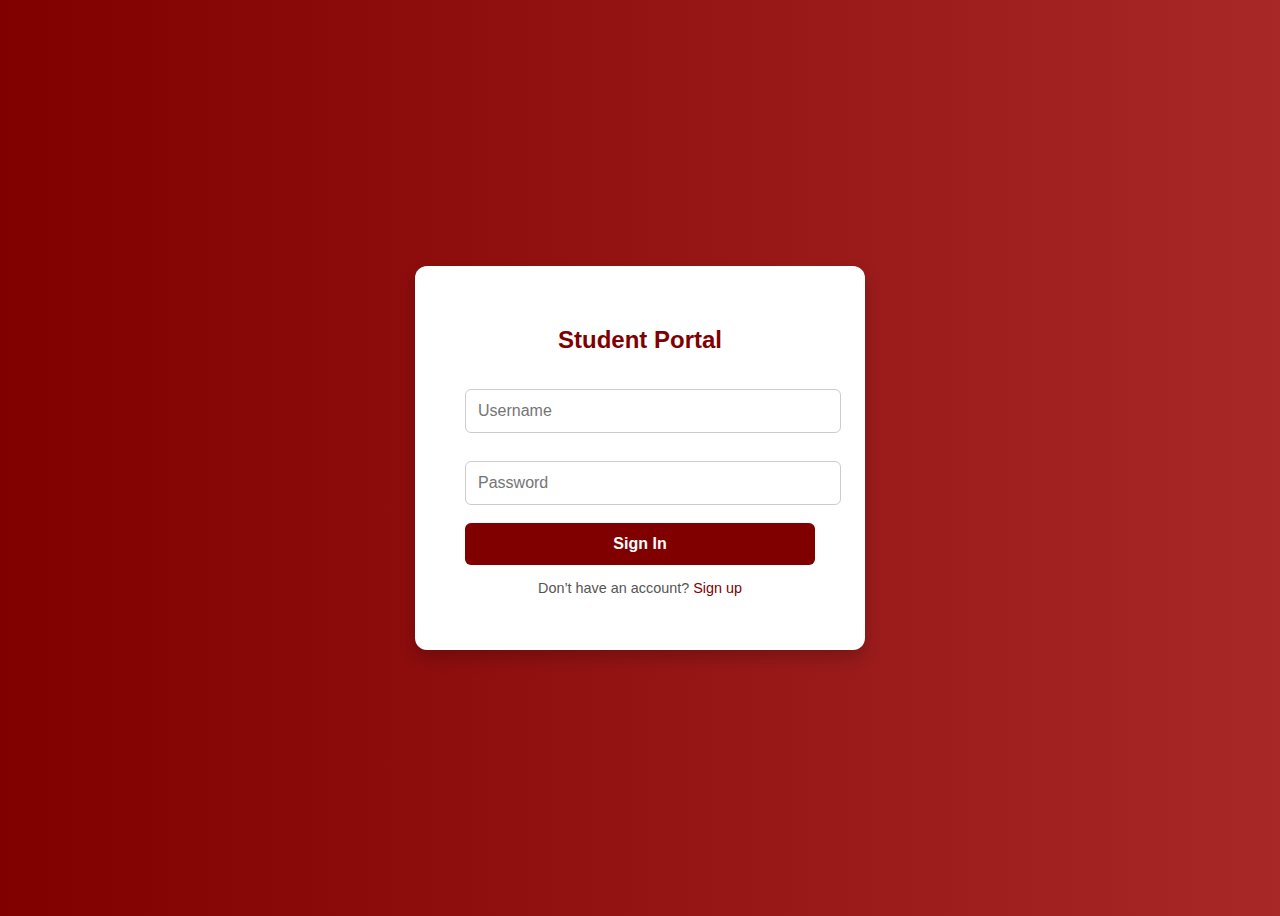
<file: index.html>
<!DOCTYPE html>
<html lang="en">
<head>
  <meta charset="UTF-8">
  <meta name="viewport" content="width=device-width, initial-scale=1.0">
  <title>Login | Student Portal</title>
  <link rel="stylesheet" href="style.css">
</head>
<body class="login-page">
  <div class="login-container">
    <h2>Student Portal</h2>
    <form onsubmit="event.preventDefault(); window.location.href='dashboard.html';">
        <input type="text" placeholder="Username" required>
        <input type="password" placeholder="Password" required>
        <button type="submit" class="login-button">Sign In</button>
      </form>
      
    <div class="login-footer">
      <p>Don’t have an account? <a href="#">Sign up</a></p>
    </div>
  </div>
</body>
</html>
</file>
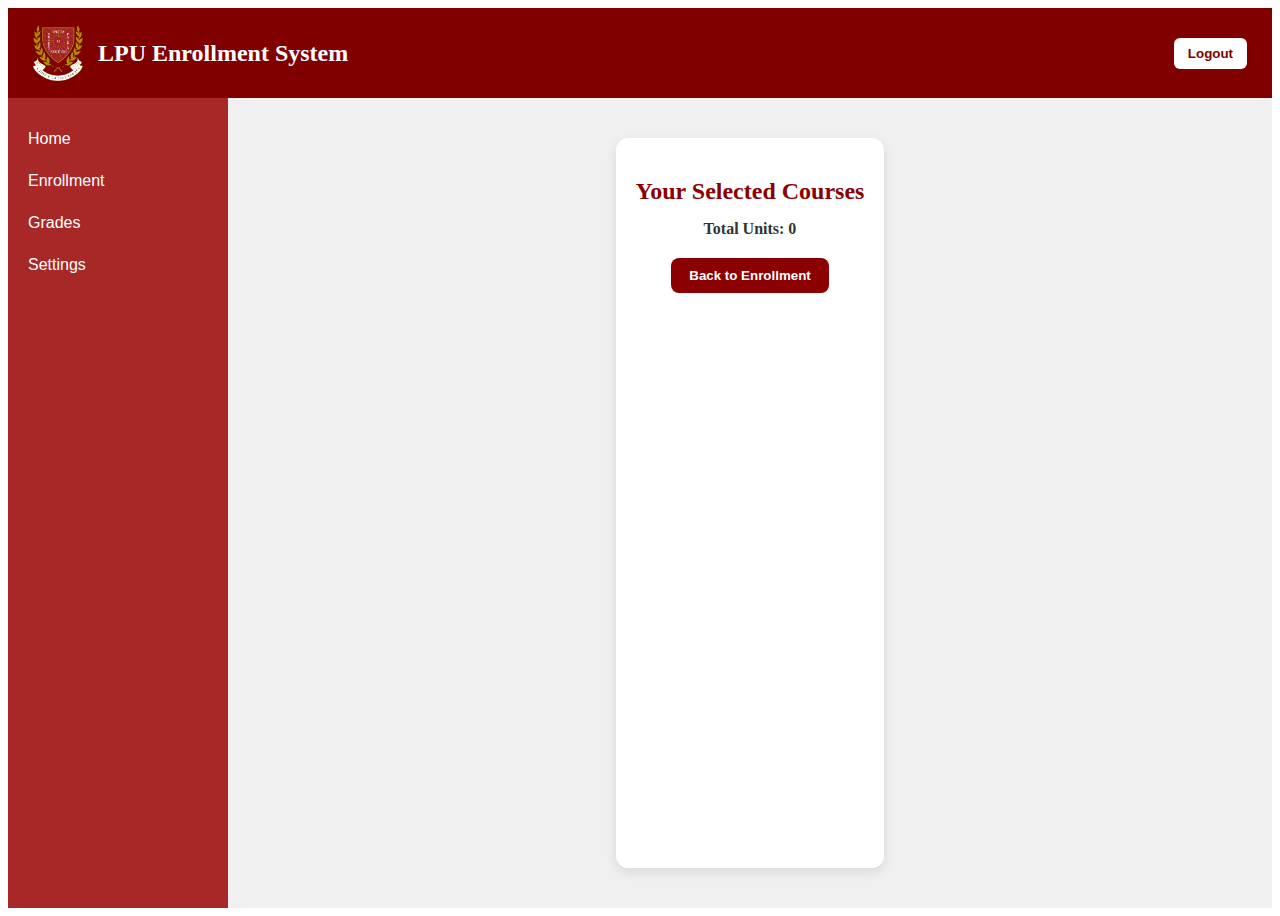
<file: checkout.html>
<!DOCTYPE html>
<html lang="en">
<head>
  <meta charset="UTF-8">
  <meta name="viewport" content="width=device-width, initial-scale=1.0">
  <title>LPU Enrollment - Checkout</title>
  <link rel="stylesheet" href="style.css">
  <style>
    .checkout-container {
      background: #fff;
      border-radius: 12px;
      padding: 20px;
      margin: 40px auto;
      max-width: 600px;
      box-shadow: 0 4px 12px rgba(0,0,0,0.1);
    }

    .checkout-container h2 {
      text-align: center;
      color: #8b0000;
      margin-bottom: 15px;
    }

    .checkout-list {
      list-style: none;
      padding: 0;
      margin: 10px 0;
    }

    .checkout-list li {
      background: #f9f9f9;
      margin: 8px 0;
      padding: 10px;
      border-radius: 8px;
      font-size: 0.95em;
    }

    .checkout-total {
      text-align: center;
      font-weight: bold;
      margin-top: 15px;
      color: #333;
    }

    .back-btn {
      display: block;
      margin: 20px auto 0;
      padding: 10px 18px;
      background: #8b0000;
      color: white;
      border: none;
      border-radius: 8px;
      font-weight: bold;
      cursor: pointer;
      transition: background 0.3s;
    }

    .back-btn:hover {
      background: #a80000;
    }
  </style>
</head>
<body>
  <div class="dashboard">
    <header class="top-bar">
      <div class="top-left">
        <img src="Seal_of_Lyceum_of_the_Philippines_University.svg.png" alt="LPU Logo" class="logo">
        <h1 class="dashboard-title">LPU Enrollment System</h1>
      </div>
      <button class="logout-button" onclick="window.location.href='index.html'">Logout</button>
    </header>

    <div class="content-area">
      <nav class="sidebar">
        <button class="nav-btn" onclick="window.location.href='dashboard.html'">Home</button>
        <button class="nav-btn" onclick="window.location.href='enrollment.html'">Enrollment</button>
        <button class="nav-btn" onclick="window.location.href='grades.html'">Grades</button>
        <button class="nav-btn" onclick="window.location.href='settings.html'">Settings</button>
      </nav>

      <div class="checkout-container">
        <h2>Your Selected Courses</h2>
        <ul id="checkoutList" class="checkout-list"></ul>
        <p id="checkoutTotal" class="checkout-total">Total Units: 0</p>
        <button class="back-btn" onclick="window.location.href='enrollment.html'">Back to Enrollment</button>
      </div>
    </div>
  </div>

  <script>
    window.addEventListener('DOMContentLoaded', () => {
      const checkoutList = document.getElementById('checkoutList');
      const checkoutTotal = document.getElementById('checkoutTotal');

      const cartData = JSON.parse(localStorage.getItem('enrollmentCart')) || [];
      let totalUnits = 0;

      cartData.forEach(item => {
        const li = document.createElement('li');
        li.textContent = item;

        const match = item.match(/\((\d+)\s*units?\)/);
        if (match) totalUnits += parseInt(match[1]);

        checkoutList.appendChild(li);
      });

      checkoutTotal.textContent = `Total Units: ${totalUnits}`;
    });
  </script>
</body>
</html>
</file>
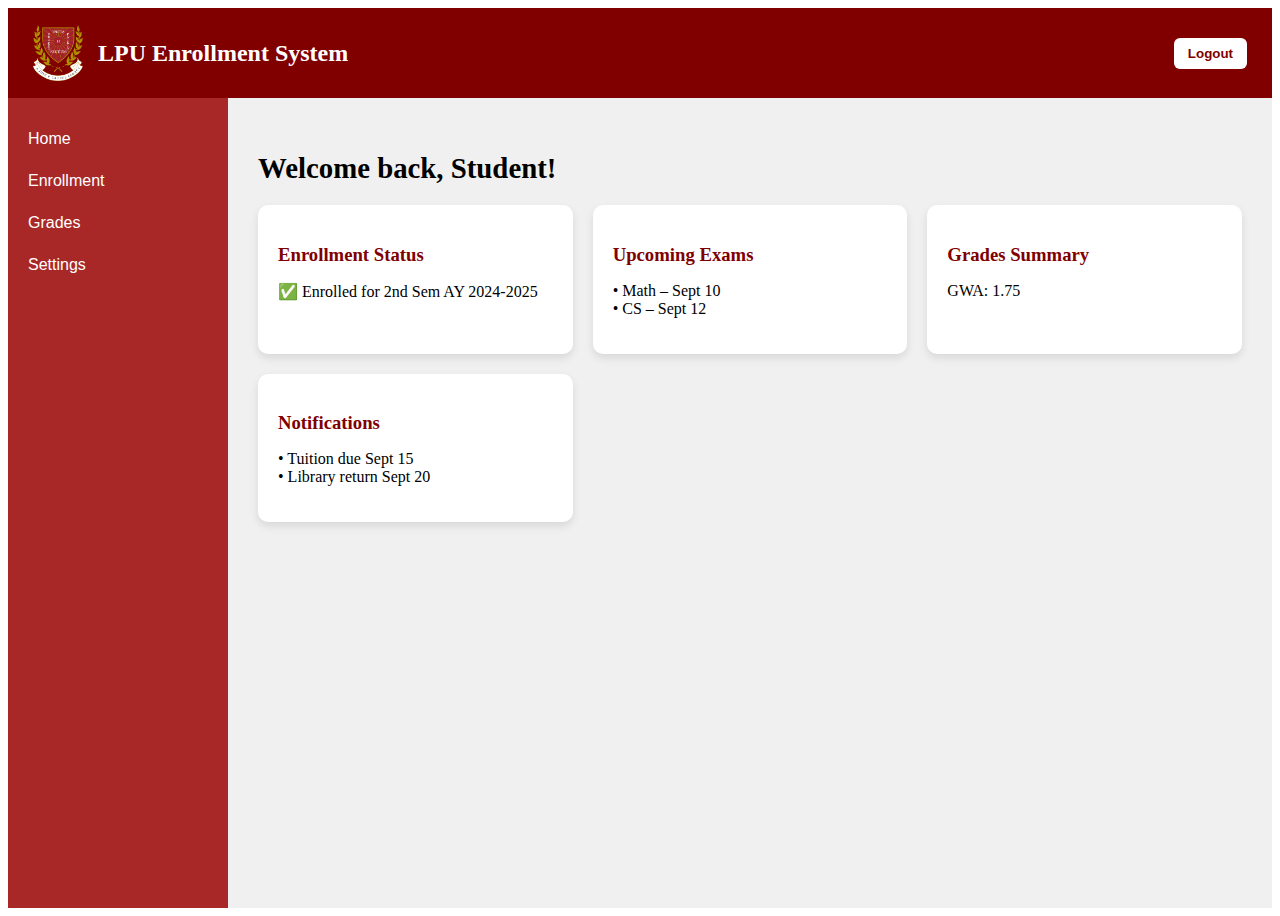
<file: dashboard.html>
<!DOCTYPE html>
<html lang="en">
<head>
  <meta charset="UTF-8">
  <meta name="viewport" content="width=device-width, initial-scale=1.0">
  <title>LPU Enrollment - Dashboard</title>
  <link rel="stylesheet" href="style.css">
</head>
<body>
  <div class="dashboard">
    <!-- Top Bar -->
    <header class="top-bar">
      <div class="top-left">
        <img src="Seal_of_Lyceum_of_the_Philippines_University.svg.png" alt="LPU Logo" class="logo">
        <h1 class="dashboard-title">LPU Enrollment System</h1>
      </div>
      <button class="logout-button" onclick="window.location.href='index.html'">Logout</button>
    </header>

    <!-- Content Area -->
    <div class="content-area">
      <!-- Sidebar -->
      <nav class="sidebar">
        <button class="nav-btn" onclick="window.location.href='dashboard.html'">Home</button>
        <button class="nav-btn" onclick="window.location.href='enrollment.html'">Enrollment</button>
        <button class="nav-btn" onclick="window.location.href='grades.html'">Grades</button>
        <button class="nav-btn" onclick="window.location.href='settings.html'">Settings</button>
      </nav>

      <!-- Main Content -->
      <main class="main-content">
        <h2 class="welcome-title">Welcome back, Student!</h2>

        <div class="card-grid">
          <div class="card">
            <h3>Enrollment Status</h3>
            <p>✅ Enrolled for 2nd Sem AY 2024-2025</p>
          </div>

          <div class="card">
            <h3>Upcoming Exams</h3>
            <p>• Math – Sept 10<br>• CS – Sept 12</p>
          </div>

          <div class="card">
            <h3>Grades Summary</h3>
            <p>GWA: 1.75</p>
          </div>

          <div class="card">
            <h3>Notifications</h3>
            <p>• Tuition due Sept 15<br>• Library return Sept 20</p>
          </div>
        </div>
      </main>
    </div>
  </div>
</body>
</html>
</file>
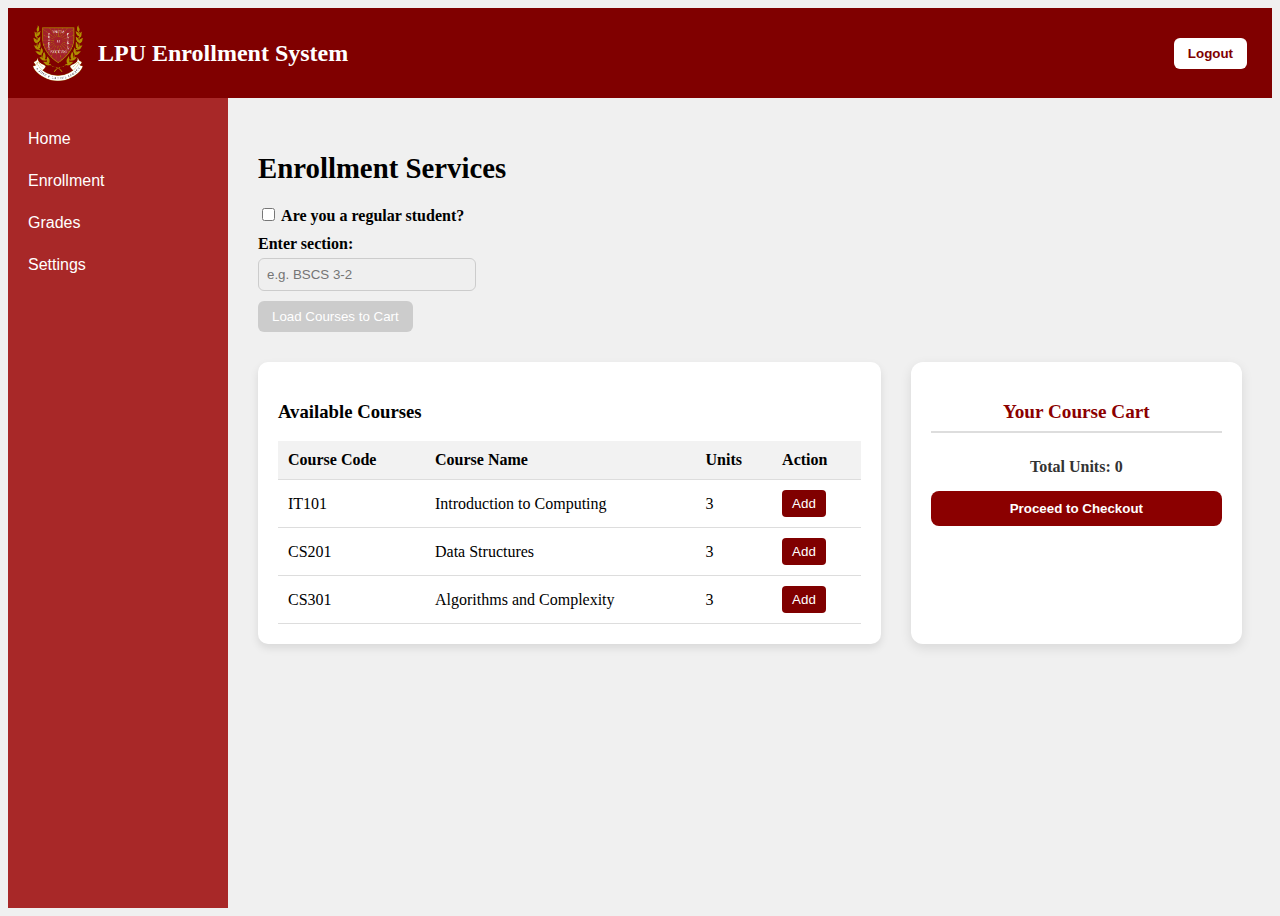
<file: enrollment.html>
<!DOCTYPE html>
<html lang="en">
<head>
  <meta charset="UTF-8">
  <meta name="viewport" content="width=device-width, initial-scale=1.0">
  <title>Enrollment | LPU Enrollment System</title>
  <link rel="stylesheet" href="style.css">
  <style>
    /* === CART STYLING ENHANCEMENTS === */
    .cart-section {
      background: #fff;
      border-radius: 12px;
      padding: 20px;
      box-shadow: 0 4px 12px rgba(0, 0, 0, 0.1);
      width: 100%;
      max-width: 400px;
    }

    .cart-section h3 {
      text-align: center;
      margin-bottom: 15px;
      color: #8b0000;
      font-size: 1.2em;
      border-bottom: 2px solid #ddd;
      padding-bottom: 8px;
    }

    .cart-list {
      list-style: none;
      padding: 0;
      margin: 0;
      max-height: 250px;
      overflow-y: auto;
    }

    .cart-list li {
      background: #f9f9f9;
      border-radius: 8px;
      margin: 8px 0;
      padding: 10px 12px;
      display: flex;
      justify-content: space-between;
      align-items: center;
      font-size: 0.95em;
      transition: background 0.2s;
    }

    .cart-list li:nth-child(even) {
      background: #f0f0f0;
    }

    .cart-list li:hover {
      background: #e8e8e8;
    }

    .remove-btn {
      background-color: #ff4d4d;
      border: none;
      color: white;
      padding: 5px 10px;
      border-radius: 6px;
      cursor: pointer;
      transition: background 0.2s;
    }

    .remove-btn:hover {
      background-color: #e60000;
    }

    .cart-summary {
      text-align: center;
      margin-top: 10px;
      font-weight: bold;
      color: #333;
    }

    .checkout-button {
      display: block;
      margin: 15px auto 0;
      background: #8b0000;
      color: white;
      border: none;
      padding: 10px 18px;
      border-radius: 8px;
      font-weight: bold;
      cursor: pointer;
      transition: background 0.3s ease;
    }

    .checkout-button:hover {
      background: #a80000;
    }
  </style>
</head>
<body class="dashboard">

  <!-- Top Bar -->
  <div class="top-bar">
    <div class="top-left">
      <img src="Seal_of_Lyceum_of_the_Philippines_University.svg.png" alt="LPU Logo" class="logo">
      <h1 class="dashboard-title">LPU Enrollment System</h1>
    </div>
    <button class="logout-button">Logout</button>
  </div>

  <div class="content-area">
    <!-- Sidebar -->
    <div class="sidebar">
      <button class="nav-btn" onclick="location.href='dashboard.html'">Home</button>
      <button class="nav-btn active">Enrollment</button>
      <button class="nav-btn" onclick="location.href='grades.html'">Grades</button>
      <button class="nav-btn" onclick="location.href='settings.html'">Settings</button>
    </div>

    <!-- Main Content -->
    <div class="main-content">
      <h2 class="welcome-title">Enrollment Services</h2>

      <div class="enrollment-section">
        <label>
          <input type="checkbox" id="regularStudent"> Are you a regular student?
        </label>

        <div class="input-group">
          <label for="sectionInput">Enter section:</label>
          <input type="text" id="sectionInput" disabled placeholder="e.g. BSCS 3-2">
        </div>

        <button id="loadCourses" class="btn" disabled>Load Courses to Cart</button>
      </div>

      <div class="enrollment-layout">
        <!-- LEFT: Available Courses -->
        <div class="courses">
          <h3>Available Courses</h3>
          <table class="courses-table">
            <thead>
              <tr>
                <th>Course Code</th>
                <th>Course Name</th>
                <th>Units</th>
                <th>Action</th>
              </tr>
            </thead>
            <tbody>
              <tr>
                <td>IT101</td>
                <td>Introduction to Computing</td>
                <td>3</td>
                <td><button class="add-btn">Add</button></td>
              </tr>
              <tr>
                <td>CS201</td>
                <td>Data Structures</td>
                <td>3</td>
                <td><button class="add-btn">Add</button></td>
              </tr>
              <tr>
                <td>CS301</td>
                <td>Algorithms and Complexity</td>
                <td>3</td>
                <td><button class="add-btn">Add</button></td>
              </tr>
            </tbody>
          </table>
        </div>

        <!-- RIGHT: Cart -->
        <div class="cart-section">
          <h3>Your Course Cart</h3>
          <ul id="cartList" class="cart-list"></ul>
          <p id="totalUnits" class="cart-summary">Total Units: 0</p>
          <button id="checkout" class="checkout-button">Proceed to Checkout</button>
        </div>
      </div>
    </div>
  </div>

  <script>
    // Enable section input if regular student
    const regularCheckbox = document.getElementById('regularStudent');
    const sectionInput = document.getElementById('sectionInput');
    const loadCoursesBtn = document.getElementById('loadCourses');

    regularCheckbox.addEventListener('change', () => {
      const isRegular = regularCheckbox.checked;
      sectionInput.disabled = !isRegular;
      loadCoursesBtn.disabled = !isRegular;
    });

    // ----- ADD TO CART FUNCTIONALITY -----
    const addButtons = document.querySelectorAll('.add-btn');
    const cartList = document.getElementById('cartList');
    const totalUnitsDisplay = document.getElementById('totalUnits');
    const checkoutBtn = document.getElementById('checkout');
    let totalUnits = 0;
    const cartItems = new Set();

    addButtons.forEach(button => {
      button.addEventListener('click', () => {
        const row = button.closest('tr');
        const courseCode = row.children[0].textContent;
        const courseName = row.children[1].textContent;
        const units = parseInt(row.children[2].textContent);

        if (cartItems.has(courseCode)) {
          alert(`${courseCode} is already in your cart.`);
          return;
        }

        const li = document.createElement('li');
        const textSpan = document.createElement('span');
        textSpan.textContent = `${courseCode} - ${courseName} (${units} units)`;

        const removeBtn = document.createElement('button');
        removeBtn.textContent = 'Remove';
        removeBtn.classList.add('remove-btn');
        removeBtn.onclick = () => {
          cartList.removeChild(li);
          cartItems.delete(courseCode);
          totalUnits -= units;
          totalUnitsDisplay.textContent = `Total Units: ${totalUnits}`;
        };

        li.appendChild(textSpan);
        li.appendChild(removeBtn);
        cartList.appendChild(li);

        cartItems.add(courseCode);
        totalUnits += units;
        totalUnitsDisplay.textContent = `Total Units: ${totalUnits}`;
      });
    });

    // ----- CHECKOUT (Save to localStorage) -----
    checkoutBtn.addEventListener('click', () => {
      const cartArray = Array.from(cartItems).map(courseCode => {
        const li = [...cartList.children].find(item =>
          item.textContent.includes(courseCode)
        );
        return li ? li.firstChild.textContent : '';
      });

      localStorage.setItem('enrollmentCart', JSON.stringify(cartArray));
      location.href = 'checkout.html';
    });
  </script>
</body>
</html>
</file>
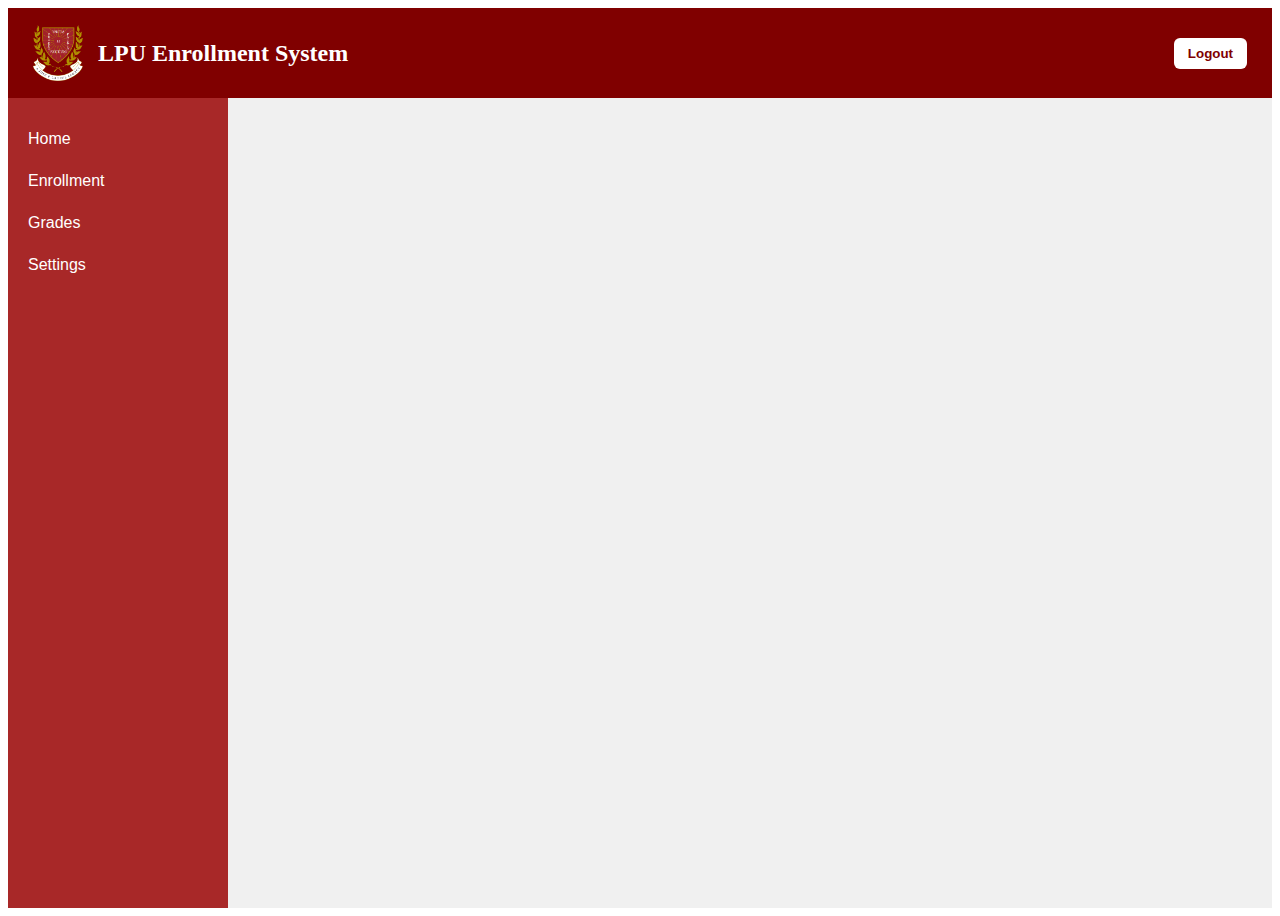
<file: grades.html>
<!DOCTYPE html>
<html lang="en">
<head>
  <meta charset="UTF-8">
  <meta name="viewport" content="width=device-width, initial-scale=1.0">
  <title>LPU Enrollment - Grades</title>
  <link rel="stylesheet" href="style.css">
</head>
<body>
  <div class="dashboard">
    <!-- Top Bar -->
    <header class="top-bar">
      <div class="top-left">
        <img src="Seal_of_Lyceum_of_the_Philippines_University.svg.png" alt="LPU Logo" class="logo">
        <h1 class="dashboard-title">LPU Enrollment System</h1>
      </div>
      <button class="logout-button" onclick="window.location.href='index.html'">Logout</button>
    </header>

    <!-- Content Area -->
    <div class="content-area">
      <!-- Sidebar -->
      <nav class="sidebar">
        <button class="nav-btn" onclick="window.location.href='dashboard.html'">Home</button>
        <button class="nav-btn" onclick="window.location.href='enrollment.html'">Enrollment</button>
        <button class="nav-btn" onclick="window.location.href='grades.html'">Grades</button>
        <button class="nav-btn" onclick="window.location.href='settings.html'">Settings</button>
      </nav>
    </div>
  </div>
</body>
</html>
</file>
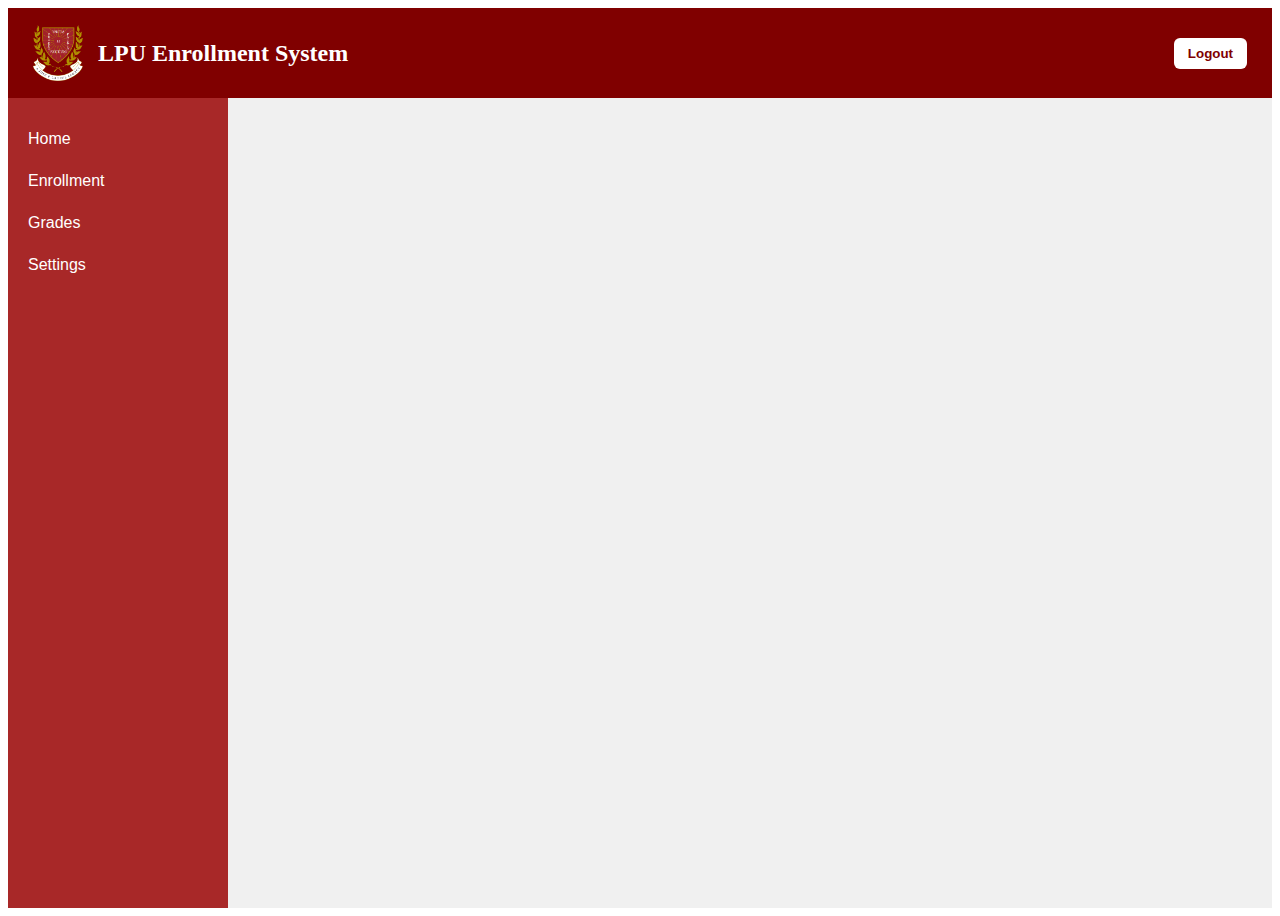
<file: settings.html>
<!DOCTYPE html>
<html lang="en">
<head>
  <meta charset="UTF-8">
  <meta name="viewport" content="width=device-width, initial-scale=1.0">
  <title>LPU Enrollment - Dashboard</title>
  <link rel="stylesheet" href="style.css">
</head>
<body>
  <div class="dashboard">
    <!-- Top Bar -->
    <header class="top-bar">
      <div class="top-left">
        <img src="Seal_of_Lyceum_of_the_Philippines_University.svg.png" alt="LPU Logo" class="logo">
        <h1 class="dashboard-title">LPU Enrollment System</h1>
      </div>
      <button class="logout-button" onclick="window.location.href='index.html'">Logout</button>
    </header>

    <!-- Content Area -->
    <div class="content-area">
      <!-- Sidebar -->
      <nav class="sidebar">
        <button class="nav-btn" onclick="window.location.href='dashboard.html'">Home</button>
        <button class="nav-btn" onclick="window.location.href='enrollment.html'">Enrollment</button>
        <button class="nav-btn" onclick="window.location.href='grades.html'">Grades</button>
        <button class="nav-btn" onclick="window.location.href='settings.html'">Settings</button>
      </nav>
    </div>
  </div>
</body>
</html>
</file>
<file: style.css>
/* ---------- DASHBOARD PAGE ---------- */

.dashboard {
    height: 100vh;
    display: flex;
    flex-direction: column;
    background: #f0f0f0;
  }
  
  /* Top Bar */
  .top-bar {
    background-color: #800000;
    color: white;
    display: flex;
    align-items: center;
    justify-content: space-between;
    padding: 15px 25px;
    height: 60px;
  }
  
  .top-left {
    display: flex;
    align-items: center;
    gap: 15px;
  }
  
  .logo {
    width: 50px;
    height: auto;
  }
  
  .dashboard-title {
    font-size: 1.5em;
  }
  
  /* Logout Button */
  .logout-button {
    background-color: white;
    color: #800000;
    border: none;
    border-radius: 6px;
    padding: 8px 14px;
    font-weight: bold;
    cursor: pointer;
  }
  
  .logout-button:hover {
    background-color: #f2f2f2;
  }
  
  /* Content Area */
  .content-area {
    flex: 1;
    display: flex;
  }
  
  /* Sidebar */
  .sidebar {
    width: 220px;
    background-color: #a82828;
    display: flex;
    flex-direction: column;
    padding-top: 20px;
  }
  
  .nav-btn {
    background: none;
    border: none;
    color: white;
    font-size: 1em;
    text-align: left;
    padding: 12px 20px;
    cursor: pointer;
  }
  
  .nav-btn:hover {
    background-color: rgba(255, 255, 255, 0.15);
  }
  
  /* Main Content */
  .main-content {
    flex: 1;
    padding: 30px;
    overflow-y: auto;
  }
  
  .welcome-title {
    font-size: 1.8em;
    margin-bottom: 20px;
  }
  
  .card-grid {
    display: grid;
    grid-template-columns: repeat(auto-fit, minmax(300px, 1fr));
    gap: 20px;
  }
  
  .card {
    background-color: white;
    border-radius: 10px;
    padding: 20px;
    box-shadow: 0 4px 8px rgba(0,0,0,0.1);
  }
  
  .card h3 {
    color: #800000;
    margin-bottom: 10px;
  }

  /* ---------- LOGIN PAGE (index.html) ---------- */

.login-page {
    height: 100vh;
    display: flex;
    justify-content: center;
    align-items: center;
    background: linear-gradient(to right, #800000, #a82828);
    font-family: Arial, sans-serif;
  }
  
  .login-container {
    background-color: white;
    padding: 40px 50px;
    border-radius: 12px;
    box-shadow: 0 8px 16px rgba(0, 0, 0, 0.2);
    width: 350px;
    text-align: center;
  }
  
  .login-container h2 {
    color: #800000;
    margin-bottom: 25px;
  }
  
  .login-container input[type="text"],
  .login-container input[type="password"] {
    width: 100%;
    padding: 12px;
    margin: 10px 0 18px;
    border: 1px solid #ccc;
    border-radius: 6px;
    font-size: 1em;
  }
  
  .login-container input[type="text"]:focus,
  .login-container input[type="password"]:focus {
    border-color: #800000;
    outline: none;
  }
  
  .login-button {
    width: 100%;
    background-color: #800000;
    color: white;
    border: none;
    border-radius: 6px;
    padding: 12px;
    font-size: 1em;
    font-weight: bold;
    cursor: pointer;
    transition: 0.3s;
  }
  
  .login-button:hover {
    background-color: #a82828;
  }
  
  .login-footer {
    margin-top: 15px;
    font-size: 0.9em;
    color: #555;
  }
  
  .login-footer a {
    color: #800000;
    text-decoration: none;
  }
  
  .login-footer a:hover {
    text-decoration: underline;
  }
  
  /* ---------- ENROLLMENT PAGE ---------- */

.enrollment-section {
    margin-bottom: 30px;
  }
  
  .enrollment-section label {
    display: block;
    font-weight: bold;
    margin-bottom: 10px;
  }
  
  .input-group {
    margin: 10px 0;
  }
  
  .input-group label {
    display: block;
    margin-bottom: 5px;
  }
  
  .input-group input {
    padding: 8px;
    border-radius: 6px;
    border: 1px solid #ccc;
    width: 200px;
  }
  
  .btn {
    background-color: #800000;
    color: white;
    border: none;
    border-radius: 6px;
    padding: 8px 14px;
    cursor: pointer;
  }
  
  .btn:disabled {
    background-color: #ccc;
    cursor: not-allowed;
  }
  
  .enrollment-layout {
    display: flex;
    gap: 30px;
    flex-wrap: wrap;
  }
  
  /* Courses Table */
  .courses {
    flex: 2;
    background: white;
    border-radius: 10px;
    padding: 20px;
    box-shadow: 0 4px 8px rgba(0,0,0,0.1);
  }
  
  .courses-table {
    width: 100%;
    border-collapse: collapse;
  }
  
  .courses-table th, .courses-table td {
    padding: 10px;
    border-bottom: 1px solid #ddd;
  }
  
  .courses-table th {
    background-color: #f2f2f2;
    text-align: left;
  }
  
  .add-btn {
    background-color: #800000;
    color: white;
    border: none;
    border-radius: 4px;
    padding: 6px 10px;
    cursor: pointer;
  }
  
  .add-btn:hover {
    background-color: #a82828;
  }
  
  /* Cart */
  .cart-section {
    flex: 1;
    background: white;
    border-radius: 10px;
    padding: 20px;
    box-shadow: 0 4px 8px rgba(0,0,0,0.1);
  }
  
  .cart-list {
    list-style: none;
    padding: 0;
    margin: 10px 0 20px;
    max-height: 300px;
    overflow-y: auto;
  }
  
  .cart-list li {
    border-bottom: 1px solid #eee;
    padding: 8px 0;
  }
  
  .cart-summary {
    font-weight: bold;
    color: #800000;
    margin-bottom: 15px;
  }
  
  .checkout-button {
    background-color: #800000;
    color: white;
    border: none;
    border-radius: 6px;
    padding: 10px 16px;
    width: 100%;
    cursor: pointer;
  }
  
  .checkout-button:hover {
    background-color: #a82828;
  }
</file>
